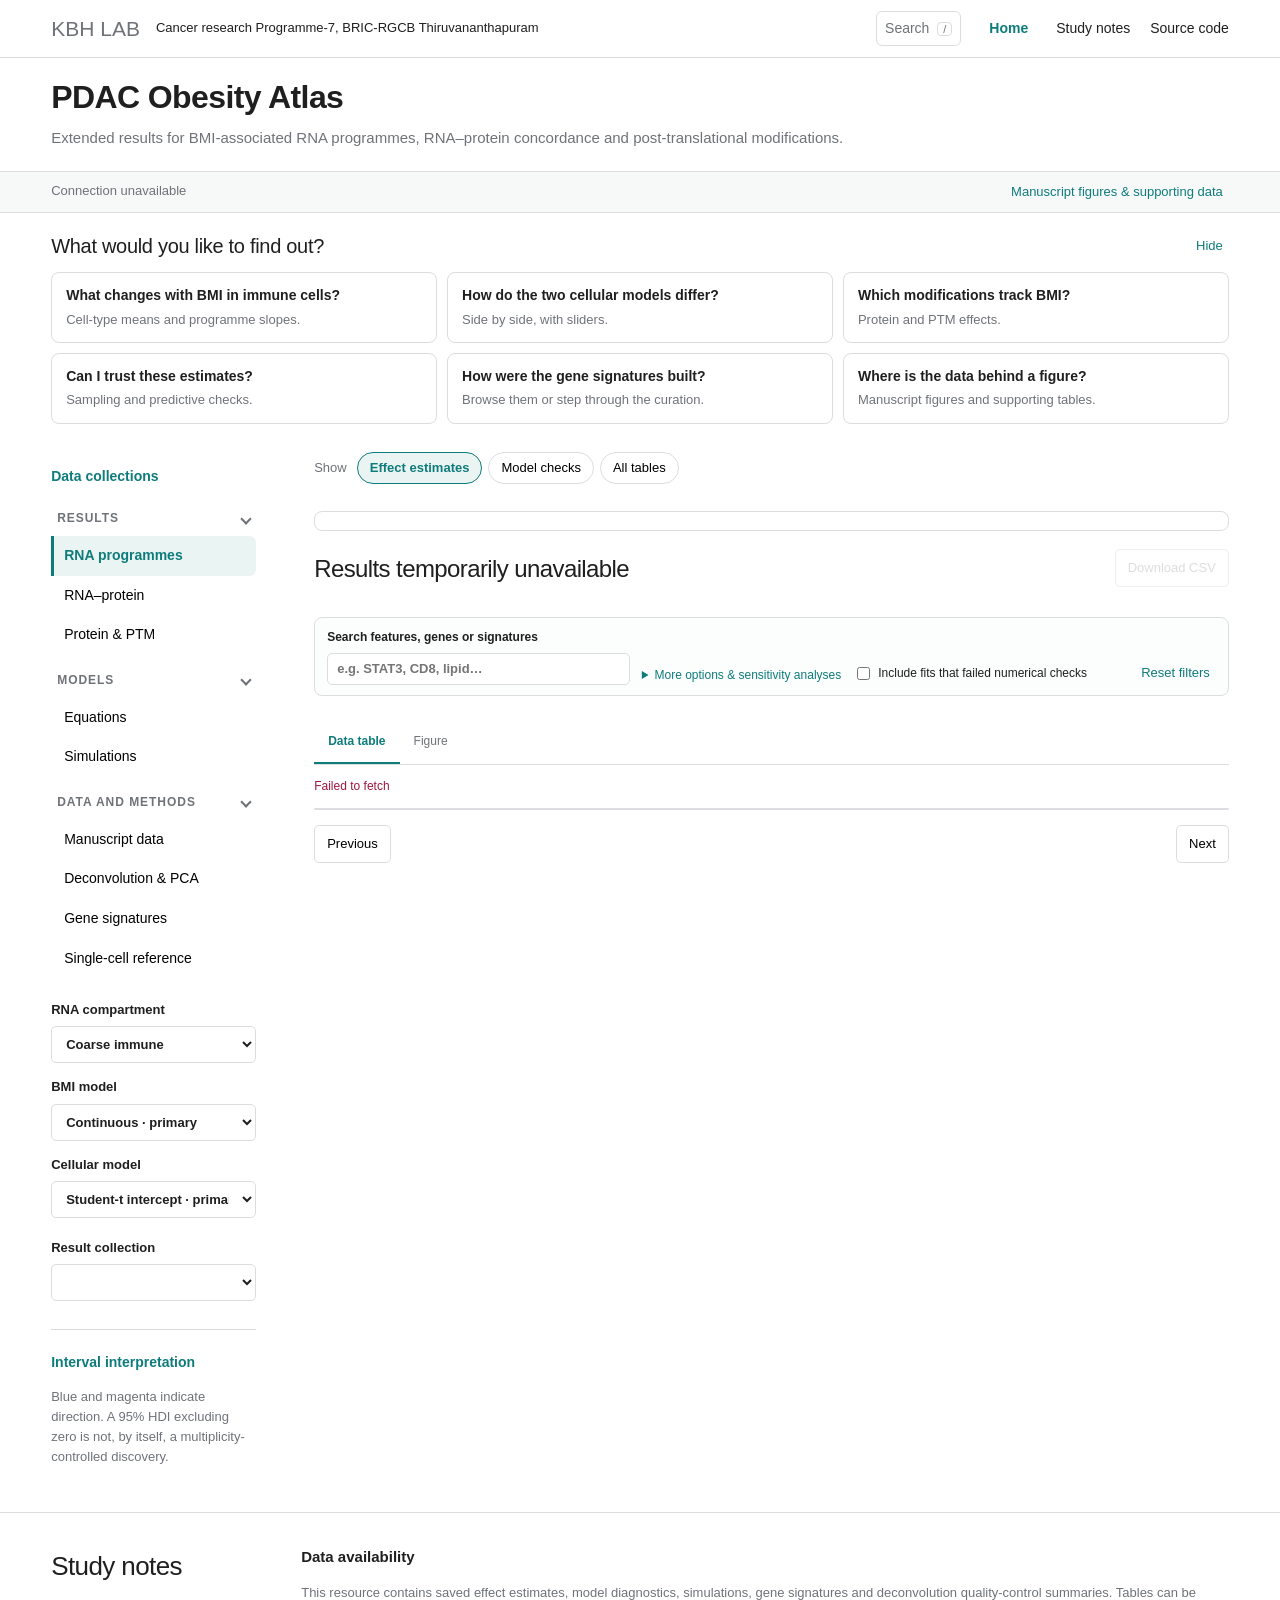
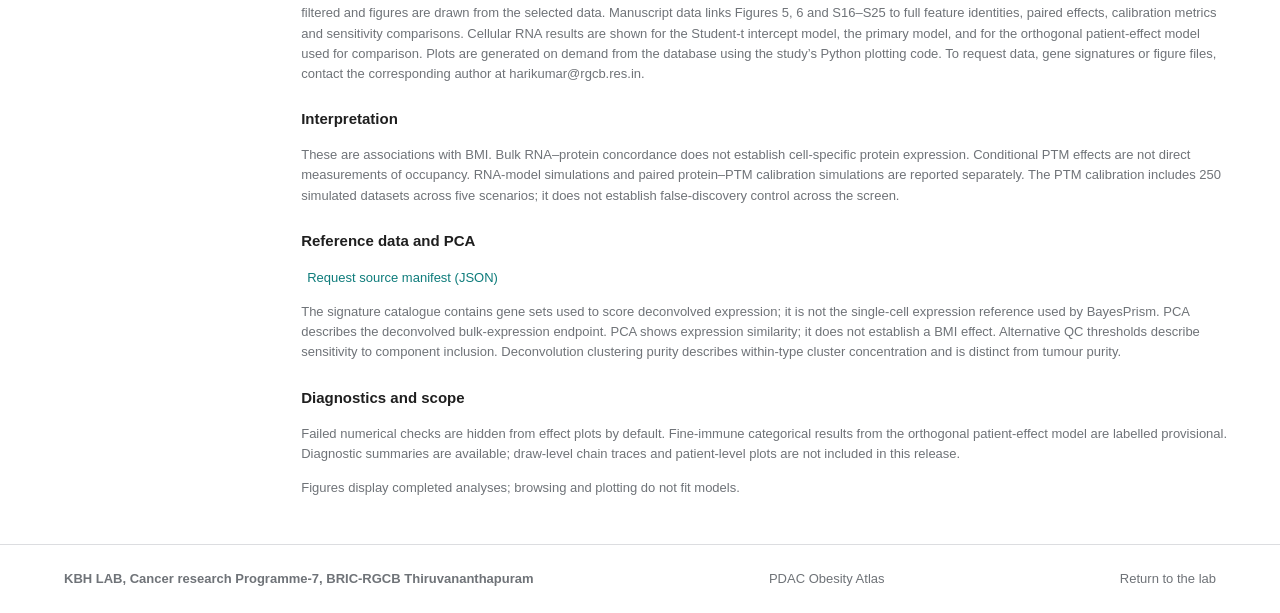
<file: web/index.html>
<!doctype html>
<html lang="en">
<head>
<meta charset="utf-8"><meta name="viewport" content="width=device-width,initial-scale=1">
<title>PDAC Obesity Atlas · KBH Lab</title>
<meta name="description" content="Explore extended RNA, protein and PTM results, model diagnostics and simulations from the KBH Lab PDAC obesity study.">
<meta name="theme-color" content="#0E7C7B">
<link rel="stylesheet" href="./style.css?v=nav-3">
<link rel="stylesheet" href="./explainers.css?v=light-1">
<link rel="icon" href="data:image/svg+xml,%3Csvg xmlns='http://www.w3.org/2000/svg' viewBox='0 0 64 64'%3E%3Crect width='64' height='64' rx='16' fill='%230E7C7B'/%3E%3Cpath d='M17 45V19h12q18 0 18 13T29 45Z' fill='none' stroke='white' stroke-width='4'/%3E%3C/svg%3E">
<script type="module" src="./app.js?v=nav-2"></script>
</head>
<body>
<a class="skip" href="#workspace">Skip to results</a>
<header><a class="brand" href="https://kbh-lab-rgcb.github.io/"><strong class="brandmark">KBH LAB</strong><span>Cancer research Programme-7, BRIC-RGCB Thiruvananthapuram</span></a><nav aria-label="Site navigation"><button id="open-search" type="button" aria-label="Search the Atlas">Search <kbd>/</kbd></button><button id="home" type="button">Home</button><a href="#about">Study notes</a><a href="https://github.com/arunviswanathan91/models-obesity" target="_blank" rel="noopener">Source code</a></nav></header>
<section class="hero"><h1>PDAC Obesity Atlas</h1><p class="intro">Extended results for BMI-associated RNA programmes, RNA–protein concordance and post-translational modifications.</p></section>
<div class="collection-bar"><p id="connection">Connecting to results…</p><button id="manuscript-shortcut" class="text-button">Manuscript figures &amp; supporting data</button></div>
<section id="start-panel" class="start-panel" aria-label="Start with a question"><div class="start-head"><h2>What would you like to find out?</h2><button id="start-hide" type="button" class="text-button">Hide</button></div><div class="qgrid"><button type="button" data-q="bmi"><strong>What changes with BMI in immune cells?</strong><span>Cell-type means and programme slopes.</span></button><button type="button" data-q="models"><strong>How do the two cellular models differ?</strong><span>Side by side, with sliders.</span></button><button type="button" data-q="ptm"><strong>Which modifications track BMI?</strong><span>Protein and PTM effects.</span></button><button type="button" data-q="trust"><strong>Can I trust these estimates?</strong><span>Sampling and predictive checks.</span></button><button type="button" data-q="signatures"><strong>How were the gene signatures built?</strong><span>Browse them or step through the curation.</span></button><button type="button" data-q="manuscript"><strong>Where is the data behind a figure?</strong><span>Manuscript figures and supporting tables.</span></button></div></section>
<main id="workspace"><aside><p class="eyebrow">Data collections</p><div id="sections" aria-label="Data families"></div><div id="rna-navigation"><label>RNA compartment<select id="compartment"><option value="immune_coarse">Coarse immune</option><option value="immune_fine">Fine immune</option><option value="nonimmune">Non-immune</option></select></label><label>BMI model<select id="bmi-model"><option value="continuous">Continuous · primary</option><option value="categorical">Categorical · descriptive</option></select></label><label>Cellular model<select id="cellular-model"><option value="st">Student-t intercept · primary</option><option value="orth">Orthogonal patient-effect · comparison</option><option value="compare">Compare the two models</option></select></label></div><label id="collection-search-label" hidden>Find a collection<input id="collection-search" type="search" placeholder="e.g. predictive, coverage…"></label><label for="dataset" id="dataset-label">Result collection</label><select id="dataset" aria-label="Result collection"></select><p id="dataset-description" class="help"></p><div class="side-note"><span class="small-caps">Interval interpretation</span><p>Blue and magenta indicate direction. A 95% HDI excluding zero is not, by itself, a multiplicity-controlled discovery.</p></div></aside>
<section class="results" id="results"><div id="reference-views" aria-label="Deconvolution views" hidden><button type="button" data-collection="reference/pca_original">PCA</button><button type="button" data-collection="reference/theta_bmi">θ fractions and BMI</button></div><div class="mode-switch" role="tablist" aria-label="Show"><span class="mode-switch-label">Show</span><button role="tab" data-mode="biology" aria-selected="true" title="BMI effects for each signature and cell type">Effect estimates</button><button role="tab" data-mode="reliability" aria-selected="false" title="Convergence and predictive checks for each fit">Model checks</button><button role="tab" data-mode="advanced" aria-selected="false" title="Every collection, including simulations, reference data and sensitivity fits">All tables</button><p id="mode-help" class="mode-help"></p></div><div id="viewing" class="viewing" aria-live="polite"></div><div class="result-heading"><div><p class="eyebrow" id="section-label">Results</p><h2 id="dataset-title">Loading collections</h2></div><button id="download-json" class="secondary" hidden>Download signature JSON</button><button id="download" class="secondary" disabled>Download CSV</button></div><p id="analysis-explanation" class="explanation"></p><div id="notice" class="notice" hidden></div><div class="filter-card"><label class="search">Search features, genes or signatures<input id="search" type="search" placeholder="e.g. STAT3, CD8, lipid…" autocomplete="off"></label><div id="facets" class="facets"></div><details id="extra-options"><summary>More options & sensitivity analyses</summary><div id="extra-facets" class="facets"></div></details><p id="selection-summary" class="help"></p><div class="filter-bottom"><label class="check"><input id="include-failed" type="checkbox">Include fits that failed numerical checks</label><button id="reset" class="text-button">Reset filters</button></div></div>
<section id="theta-panel" hidden aria-label="Fraction associations"></section><section id="pca-panel" hidden><div class="pca-controls"><label>Compartment<select id="pca-compartment"><option value="immune_coarse">Coarse immune</option><option value="immune_fine">Fine immune</option><option value="nonimmune">Non-immune</option></select></label><label>Expression scaling<select id="pca-scaling"><option value="rownorm">Row-normalized</option><option value="raw">Raw</option></select></label></div><img id="pca-image" alt=""><p class="explanation">Each point represents a deconvolved expression profile, coloured by cell type. Nearby profiles have similar expression patterns. Row normalization reduces differences in overall expression magnitude. These are the original PCA results, displayed without recomputation.</p><button id="pca-download" class="secondary">Download PCA image</button></section><section id="explainer-panel" hidden aria-label="Equation explainers"></section><section id="signature-detail" class="signature-detail" hidden></section><section id="diagnostic-panel" aria-label="Diagnostic overview" hidden><h3 id="diagnostic-heading">Model reliability</h3><div id="diagnostic-cards" class="diagnostic-cards"></div><label id="diagnostic-metric-label">Diagnostic metric<select id="diagnostic-metric"></select></label><p id="diagnostic-explanation" class="help"></p><div id="diagnostic-chart"></div><button id="diagnostic-svg" class="secondary" hidden>Download diagnostic SVG</button><p id="chain-note" class="help">Chain counts are shown only where recorded. Trace and rank plots require saved draws and are not included here; ESS and R-hat cannot reconstruct them. <a href="https://mc-stan.org/learn-stan/diagnostics-warnings.html" target="_blank" rel="noopener">Diagnostic interpretation</a></p></section><div class="viewbar"><div role="tablist" aria-label="Result view"><button id="view-table" role="tab" aria-selected="true">Data table</button><button id="view-plot" role="tab" aria-selected="false">Figure</button></div><span id="result-count" aria-live="polite"></span></div>
<p id="status" role="status" aria-live="polite"></p>
<section id="table-panel" aria-label="Results table"><div class="table-wrap"><table><thead id="thead"></thead><tbody id="tbody"></tbody></table></div><div class="pagination"><button id="prev" class="secondary">Previous</button><span id="page-label"></span><button id="next" class="secondary">Next</button></div></section>
<section id="plot-panel" hidden aria-label="Figure builder"><div class="plot-controls"><label>Figure type<select id="plot-type"></select></label><label id="x-wrap">X variable<select id="plot-x"></select></label><label id="y-wrap">Y variable<select id="plot-y"></select></label><label>Maximum plotted rows<select id="plot-limit"><option>20</option><option>40</option><option>60</option></select></label><button id="draw" class="primary" hidden>Retry figure</button><button id="cancel-plot" class="text-button" hidden>Discard pending figure</button></div><p id="plot-help" class="help">Figures update automatically when you change the selection or plotting options.</p><div id="figure-container"><div class="plot-empty"><h3>Figure preview</h3><p>Select a figure type to preview the filtered results automatically.</p></div></div><div class="plot-downloads"><button id="svg" class="secondary" disabled>Download SVG</button><button id="png" class="secondary" disabled>Download PNG</button></div><p id="plot-caption" class="help"></p></section>
</section></main>
<section id="about" class="about"><div><h2>Study notes</h2></div><div><h3>Data availability</h3><p>This resource contains saved effect estimates, model diagnostics, simulations, gene signatures and deconvolution quality-control summaries. Tables can be filtered and figures are drawn from the selected data. Manuscript data links Figures 5, 6 and S16–S25 to full feature identities, paired effects, calibration metrics and sensitivity comparisons. Cellular RNA results are shown for the Student-t intercept model, the primary model, and for the orthogonal patient-effect model used for comparison. Plots are generated on demand from the database using the study’s Python plotting code. To request data, gene signatures or figure files, contact the corresponding author at <a href="mailto:harikumar@rgcb.res.in">harikumar@rgcb.res.in</a>.</p><h3>Interpretation</h3><p>These are associations with BMI. Bulk RNA–protein concordance does not establish cell-specific protein expression. Conditional PTM effects are not direct measurements of occupancy. RNA-model simulations and paired protein–PTM calibration simulations are reported separately. The PTM calibration includes 250 simulated datasets across five scenarios; it does not establish false-discovery control across the screen.</p><h3>Reference data and PCA</h3><p><button id="manifest-download" class="text-button">Request source manifest (JSON)</button></p><p>The signature catalogue contains gene sets used to score deconvolved expression; it is not the single-cell expression reference used by BayesPrism. PCA describes the deconvolved bulk-expression endpoint. PCA shows expression similarity; it does not establish a BMI effect. Alternative QC thresholds describe sensitivity to component inclusion. Deconvolution clustering purity describes within-type cluster concentration and is distinct from tumour purity.</p><h3>Diagnostics and scope</h3><p>Failed numerical checks are hidden from effect plots by default. Fine-immune categorical results from the orthogonal patient-effect model are labelled provisional. Diagnostic summaries are available; draw-level chain traces and patient-level plots are not included in this release.</p><p class="help">Figures display completed analyses; browsing and plotting do not fit models.</p></div></section>
<footer><strong>KBH LAB, Cancer research Programme-7, BRIC-RGCB Thiruvananthapuram</strong><span>PDAC Obesity Atlas</span><a href="https://kbh-lab-rgcb.github.io/">Return to the lab</a></footer>
<dialog id="download-contact" aria-labelledby="download-contact-title"><h2 id="download-contact-title">Request data or figures</h2><p>To request data, gene signatures or figure files, please contact the corresponding author:</p><p><strong>Dr. Harikumar K. B.</strong><br><a href="mailto:harikumar@rgcb.res.in">harikumar@rgcb.res.in</a></p><button id="download-contact-close" class="primary">Close</button></dialog></body></html>
</file>
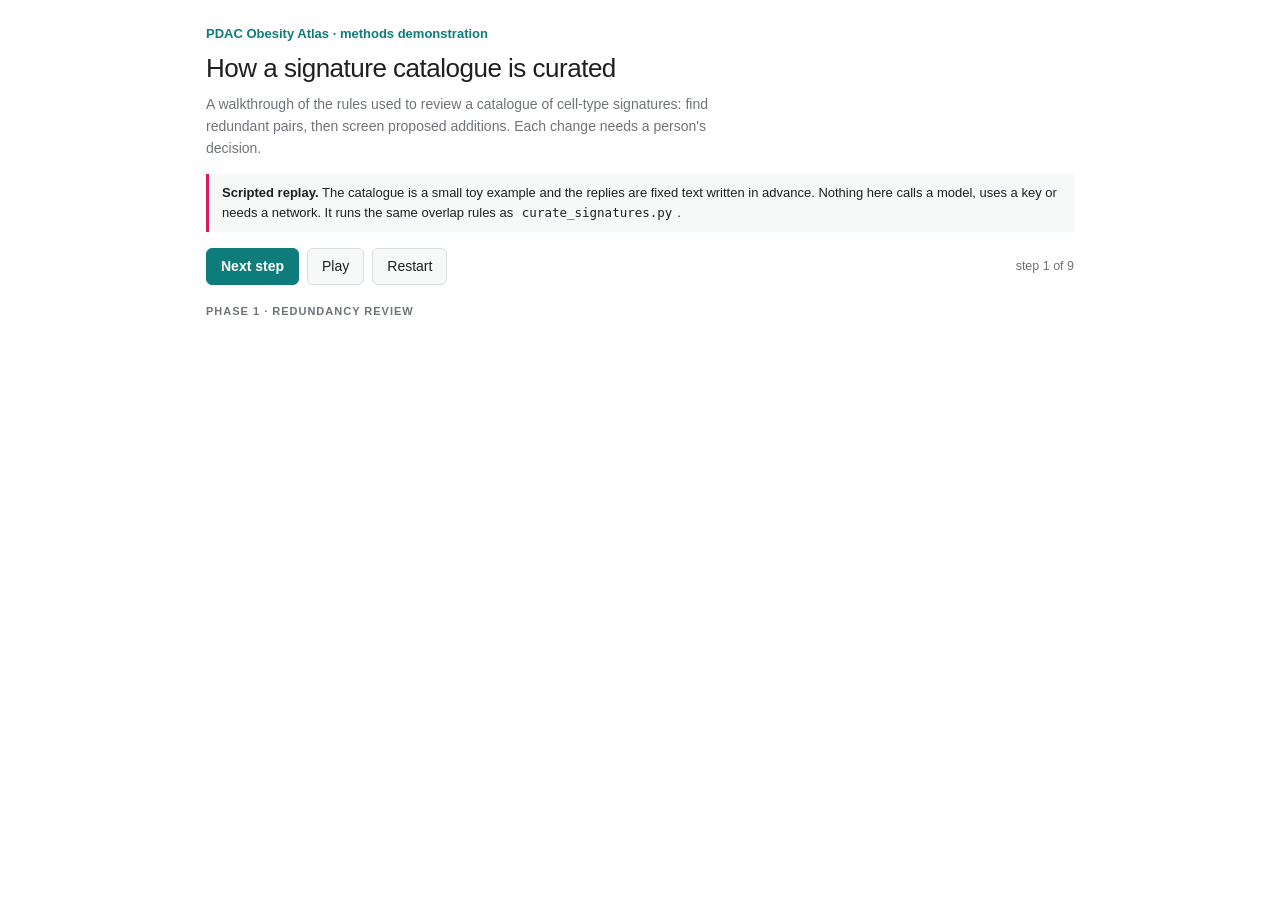
<file: analysis/signatures/demo/signature_curation_walkthrough.html>
<!doctype html>
<html lang="en"><head><meta charset="utf-8"><meta name="viewport" content="width=device-width,initial-scale=1">
<title>Signature curation walkthrough</title>
<style>
:root{--blue:#2C5AA0;--magenta:#D81B60;--teal:#0E7C7B;--ink:#1F1F1F;--grey:#6F7378;--line:#DCDDE0;--paper:#f7f8f8;--soft:#eaf4f3;--page:#fff}
@media(prefers-color-scheme:dark){:root{--blue:#7FA6DC;--magenta:#F2779F;--teal:#4FC3BE;--ink:#E7ECEC;--grey:#9AA4A6;--line:#2A3338;--paper:#161C1F;--soft:#15302F;--page:#10161A}}
*{box-sizing:border-box}body{margin:0;background:var(--page);color:var(--ink);font:14px/1.55 Arial,'Liberation Sans',sans-serif}
.wrap{max-width:900px;margin:0 auto;padding:24px 16px 48px}
h1{font-size:26px;font-weight:500;margin:4px 0 6px;letter-spacing:-.5px}.eyebrow{color:var(--teal);font-weight:700;font-size:13px;margin:0}
.lede{color:var(--grey);max-width:68ch;margin:0 0 14px}
.banner{border-left:3px solid var(--magenta);background:var(--paper);padding:9px 13px;margin:0 0 16px;font-size:13px}
.bar{display:flex;gap:8px;flex-wrap:wrap;align-items:center;margin:0 0 16px}
button{font:inherit;cursor:pointer;border:1px solid var(--line);background:var(--paper);color:var(--ink);border-radius:6px;padding:7px 14px}
button.primary{background:var(--teal);border-color:var(--teal);color:#fff;font-weight:600}button:disabled{opacity:.45;cursor:default}
button:focus-visible{outline:3px solid var(--teal);outline-offset:2px}
.count{color:var(--grey);font-size:12.5px;margin-left:auto}
.ev{border:1px solid var(--line);border-radius:8px;padding:14px 16px;margin:0 0 12px;background:var(--paper);animation:in .35s ease}
@keyframes in{from{opacity:0;transform:translateY(6px)}to{opacity:1;transform:none}}
@media(prefers-reduced-motion:reduce){.ev{animation:none}}
.ev h3{margin:0 0 8px;font-size:15px;font-weight:600}.ev h3 small{color:var(--grey);font-weight:400}
.phase{font-size:11px;font-weight:700;letter-spacing:1px;text-transform:uppercase;color:var(--grey);margin:18px 0 8px}
.chips{display:flex;flex-wrap:wrap;gap:5px;margin:4px 0 8px}.row{display:grid;grid-template-columns:150px 1fr;gap:8px;margin:5px 0;align-items:start}
.row b{font-size:12px;color:var(--grey);font-weight:600}
.chip{border-radius:4px;padding:1px 7px;font-size:12px;border:1px solid var(--line);background:var(--page)}
.chip.sh{background:var(--teal);border-color:var(--teal);color:#fff}.chip.un{border-color:var(--blue);color:var(--blue)}
.meter{position:relative;height:12px;background:var(--line);border-radius:6px;margin:8px 0 4px}
.meter i{position:absolute;left:0;top:0;bottom:0;border-radius:6px;background:var(--blue)}.meter i.bad{background:var(--magenta)}
.meter u{position:absolute;top:-4px;bottom:-4px;width:2px;background:var(--ink)}
.cap{font-size:12px;color:var(--grey)}
.say{border-left:3px solid var(--grey);padding:4px 10px;margin:8px 0;color:var(--grey);font-size:13px}
.say em{font-style:normal;font-size:11px;font-weight:700;letter-spacing:.8px;text-transform:uppercase;display:block}
.out{font-weight:600}.out.ok{color:var(--teal)}.out.no{color:var(--magenta)}
.final{border-top:1px solid var(--line);padding-top:12px;margin-top:14px}
code{background:var(--paper);padding:1px 5px;border-radius:4px;font-size:12.5px}
@media(max-width:560px){.row{grid-template-columns:1fr}}
</style></head><body><div class="wrap">
<p class="eyebrow">PDAC Obesity Atlas · methods demonstration</p>
<h1>How a signature catalogue is curated</h1>
<p class="lede">A walkthrough of the rules used to review a catalogue of cell-type signatures: find redundant pairs, then screen proposed additions. Each change needs a person's decision.</p>
<div class="banner"><strong>Scripted replay.</strong> The catalogue is a small toy example and the replies are fixed text written in advance. Nothing here calls a model, uses a key or needs a network. It runs the same overlap rules as <code>curate_signatures.py</code>.</div>
<div class="bar"><button class="primary" id="step">Next step</button><button id="play">Play</button><button id="reset">Restart</button><span class="count" id="count"></span></div>
<div id="log"></div></div>
<script>
const RUN = {
  "_note": "Toy catalogue and scripted replies for the demonstration only. Gene lists are illustrative, not the manuscript catalogue. No model is called: every 'recommendation' and 'suggestion' below is fixed text.",
  "catalogue": {
    "TAM": {
      "Lipid_Processing":  ["APOE","LPL","FABP4","CD36","PLIN2","LIPA","TREM2","APOC1"],
      "Lipid_Metabolism":  ["APOE","LPL","FABP4","CD36","PLIN2","ABCA1","SCARB1"],
      "Iron_Handling":     ["HMOX1","FTL","FTH1","SLC40A1","CD163","TFRC","NCOA4","FLVCR1","BLVRB","SLC11A1"],
      "M2_Polarization":   ["MRC1","CD163","IL10","ARG1","TGFB1","CCL18","MSR1","STAB1"]
    },
    "CD8+ T cells": {
      "Costimulation":          ["CD28","ICOS","TNFRSF9","TNFRSF4","CD27"],
      "Costimulatory_Activity": ["CD28","ICOS","TNFRSF9","CD226","CD27","CD2"],
      "Exhaustion":             ["PDCD1","HAVCR2","LAG3","TIGIT","TOX","CTLA4","ENTPD1","CXCL13"]
    }
  },
  "dedup_replies": [
    {"cell_type":"TAM","sig1":"Lipid_Processing","sig2":"Lipid_Metabolism","choice":4,
     "reasoning":"Both describe lipid-laden macrophages; most genes are shared, so one merged signature is cleaner."},
    {"cell_type":"CD8+ T cells","sig1":"Costimulation","sig2":"Costimulatory_Activity","choice":4,
     "reasoning":"Near-identical biology under two names."}
  ],
  "dedup_decisions": {"TAM|Lipid_Processing|Lipid_Metabolism":4, "CD8+ T cells|Costimulation|Costimulatory_Activity":1},
  "suggestions": {
    "TAM": [
      {"name":"Hypoxic_Adaptation","genes":["HIF1A","VEGFA","SLC2A1","BNIP3","LDHA","PGK1","ENO1","HMOX1","FTL","ANGPTL4"],"rationale":"Hypoxia-driven programme in tumour macrophages."},
      {"name":"Foam_Cell_Lipid","genes":["APOE","LPL","FABP5","LIPA","PLIN2","NPC2","CTSD","GPNMB","SPP1","ACP5"],"rationale":"Lipid-laden state."}
    ],
    "CD8+ T cells": [
      {"name":"Metabolic_Stress","genes":["HIF1A","PPARGC1A","SLC2A1","LDHA","CPT1A","ACADVL","GLUT3","MTOR","SIRT1","FOXO1"],"rationale":"Nutrient-stress state of exhausted T cells."},
      {"name":"Cytokine_Response","genes":["PDCD1","IFNG","TNF","IL2","GZMB","PRF1"],"rationale":"Short list, shown only to illustrate the length rule."}
    ]
  },
  "suggestion_decisions": {"TAM|Hypoxic_Adaptation":"y","TAM|Foam_Cell_Lipid":"y","CD8+ T cells|Metabolic_Stress":"y","CD8+ T cells|Cytokine_Response":"n"}
}
;
const DEDUP = 0.50, NEWSIG = 0.20;
const up = g => new Set(g.map(x => String(x).toUpperCase()));
const ov = (a, b) => (!a.size || !b.size) ? 0 : [...a].filter(x => b.has(x)).length / Math.min(a.size, b.size);
const el = (t, c, h) => { const e = document.createElement(t); if (c) e.className = c; if (h != null) e.innerHTML = h; return e; };
const chips = (genes, cls) => genes.length ? `<span class="chips">${genes.map(g => `<span class="chip ${cls}">${g}</span>`).join('')}</span>` : '<span class="cap">none, so this is a subset</span>';
const pct = x => (x * 100).toFixed(0) + '%';
const meter = (v, lim, bad) => `<div class="meter"><i class="${bad ? 'bad' : ''}" style="width:${Math.min(100, v * 100)}%"></i><u style="left:${lim * 100}%"></u></div><div class="cap">overlap coefficient ${v.toFixed(2)} · limit ${lim.toFixed(2)}</div>`;

// build the whole run once, as a list of events, using the same rules as the Python replay
function build() {
  const cat = JSON.parse(JSON.stringify(RUN.catalogue)), ev = [], log = [];
  const before = Object.values(cat).reduce((n, s) => n + Object.keys(s).length, 0);
  ev.push({ phase: 'Phase 1 · redundancy review' });
  const pairs = [];
  for (const [cell, sigs] of Object.entries(cat)) { const n = Object.keys(sigs);
    n.forEach((s1, i) => n.slice(i + 1).forEach(s2 => { const g1 = up(sigs[s1]), g2 = up(sigs[s2]), o = ov(g1, g2); if (o > DEDUP) pairs.push({ cell, s1, s2, g1, g2, o }); })); }
  pairs.forEach((p, i) => {
    if (!cat[p.cell][p.s1] || !cat[p.cell][p.s2]) return;
    const r = RUN.dedup_replies.find(x => x.cell_type === p.cell && x.sig1 === p.s1 && x.sig2 === p.s2) || { choice: 3, reasoning: '' };
    const d = RUN.dedup_decisions[`${p.cell}|${p.s1}|${p.s2}`];
    const sh = [...p.g1].filter(x => p.g2.has(x)).sort(), u1 = [...p.g1].filter(x => !p.g2.has(x)).sort(), u2 = [...p.g2].filter(x => !p.g1.has(x)).sort();
    const names = { 1: `kept ${p.s1}, deleted ${p.s2}`, 2: `kept ${p.s2}, deleted ${p.s1}`, 3: 'kept both', 4: `merged into ${p.s1}`, 5: `merged into ${p.s2}` };
    if (d === 1) delete cat[p.cell][p.s2]; if (d === 2) delete cat[p.cell][p.s1];
    if (d === 4) { cat[p.cell][p.s1] = [...new Set([...p.g1, ...p.g2])].sort(); delete cat[p.cell][p.s2]; }
    if (d === 5) { cat[p.cell][p.s2] = [...new Set([...p.g1, ...p.g2])].sort(); delete cat[p.cell][p.s1]; }
    log.push(`${p.cell}: ${names[d]}`);
    ev.push({ html: `<h3>${p.cell}: ${p.s1} and ${p.s2} <small>pair ${i + 1} of ${pairs.length}</small></h3>
      ${meter(p.o, DEDUP, p.o > DEDUP)}
      <div class="row"><b>shared (${sh.length})</b>${chips(sh, 'sh')}</div>
      <div class="row"><b>only in ${p.s1} (${u1.length})</b>${chips(u1, 'un')}</div>
      <div class="row"><b>only in ${p.s2} (${u2.length})</b>${chips(u2, 'un')}</div>
      <div class="say"><em>Scripted reply, no model called</em>Choice ${r.choice}. ${r.reasoning}</div>
      <div class="say"><em>Scripted decision by the person</em>Choice ${d}: ${names[d]}</div>` });
  });
  ev.push({ phase: 'Phase 2 · missing-signature discovery' });
  for (const cell of Object.keys(cat)) for (const s of (RUN.suggestions[cell] || [])) {
    if (cat[cell][s.name]) continue;
    const g = [...s.genes].sort(), nw = up(g);
    const worstOf = Object.entries(cat[cell]).map(([k, v]) => [k, ov(nw, up(v))]).sort((a, b) => b[1] - a[1])[0];
    const w = worstOf[1], rej = w > NEWSIG, d = RUN.suggestion_decisions[`${cell}|${s.name}`] || 'n';
    let tail;
    if (rej) tail = `<div class="out no">Rejected automatically. It overlaps ${worstOf[0]} too much, so the person never sees it.</div>`;
    else { if (d === 'y') cat[cell][s.name] = g; log.push(d === 'y' ? `${cell}: added ${s.name}` : null);
      tail = `<div class="say"><em>Scripted decision by the person</em>${d === 'y' ? 'Add it.' : 'Do not add it.'}</div>` +
        (g.length < 8 || g.length > 12 ? `<div class="cap">Only ${g.length} genes. The 8–12 range is part of the request text; the script does not check it.</div>` : '') +
        `<div class="out ${d === 'y' ? 'ok' : 'no'}">${d === 'y' ? 'Added to the catalogue' : 'Not added'}</div>`; }
    ev.push({ html: `<h3>${cell}: proposed “${s.name}” <small>${g.length} genes</small></h3>${chips(g, 'un')}
      ${meter(w, NEWSIG, rej)}<div class="cap">highest overlap is with ${worstOf[0]}. A value exactly equal to the limit passes.</div>
      <div class="say"><em>Scripted text, no model called</em>${s.rationale}</div>${tail}` });
  }
  const after = Object.values(cat).reduce((n, s) => n + Object.keys(s).length, 0);
  ev.push({ html: `<h3>Result</h3><p>${before} signatures before, ${after} after.</p><ul>${log.filter(Boolean).map(l => `<li>${l}</li>`).join('')}</ul>
    <div class="final cap">The frozen manuscript catalogue was not rebuilt from a run like this. See <code>analysis/signatures/provenance.json</code>.</div>` });
  return ev;
}
const EV = build(); let i = 0, timer = null;
const logEl = document.getElementById('log'), step = document.getElementById('step'), play = document.getElementById('play'), count = document.getElementById('count');
function next() { if (i >= EV.length) { stop(); return; } const e = EV[i++];
  logEl.append(e.phase ? el('div', 'phase', e.phase) : el('div', 'ev', e.html));
  const last = logEl.lastElementChild; last.scrollIntoView({ block: 'nearest', behavior: matchMedia('(prefers-reduced-motion:reduce)').matches ? 'auto' : 'smooth' });
  count.textContent = `step ${i} of ${EV.length}`; step.disabled = i >= EV.length; if (i >= EV.length) stop(); }
function stop() { clearInterval(timer); timer = null; play.textContent = 'Play'; }
step.onclick = next;
play.onclick = () => { if (timer) { stop(); return; } if (i >= EV.length) return; play.textContent = 'Pause'; next(); timer = setInterval(next, 1600); };
document.getElementById('reset').onclick = () => { stop(); logEl.replaceChildren(); i = 0; step.disabled = false; count.textContent = ''; next(); };
next();
</script></body></html>
</file>
<file: web/style.css>
:root{--blue:#2C5AA0;--magenta:#D81B60;--teal:#0E7C7B;--ink:#1F1F1F;--grey:#6F7378;--line:#DCDDE0;--paper:#f7f8f8;--soft:#eaf4f3;--sans:Arial,'Liberation Sans',sans-serif}*{box-sizing:border-box}body{margin:0;background:white;color:var(--ink);font:14px/1.55 var(--sans)}a{color:inherit;text-decoration:none}a:hover{color:var(--teal)}button,input,select{font:inherit}button,select{cursor:pointer}button{transition:background .15s,transform .15s}button:active{transform:translateY(1px)}button:disabled{opacity:.45;cursor:not-allowed}button:focus-visible,a:focus-visible,input:focus-visible,select:focus-visible{outline:3px solid #A9BEDF;outline-offset:3px}header{height:92px;max-width:1480px;margin:auto;padding:20px 5%;display:flex;align-items:center;justify-content:space-between;border-bottom:1px solid var(--line)}.brand{display:flex;gap:17px;align-items:center;font-size:12px;line-height:1.4}.brand strong{font-weight:400;color:var(--grey)}.brandmark{font-size:25px;line-height:1;font-weight:800;letter-spacing:-1px;color:var(--teal);border-right:1px solid var(--line);padding-right:18px}.brandmark span{display:block;letter-spacing:5px;font-size:10px;margin-top:6px}nav{display:flex;gap:28px;font-size:12px}.hero{max-width:1480px;margin:auto;padding:64px 5% 50px;display:grid;grid-template-columns:1.5fr 1fr;gap:40px;align-items:center}.eyebrow,.small-caps{font-size:10px;font-weight:700;letter-spacing:1.8px;color:var(--teal)}h1{font-size:clamp(32px,4.2vw,60px);letter-spacing:-2.5px;line-height:1.12;margin:18px 0}h1 span{display:block;font-weight:400}.intro{font-size:16px;color:var(--grey);line-height:1.8}.collection-bar{background:var(--paper);border-top:1px solid var(--line);border-bottom:1px solid var(--line);padding:11px 5%;display:flex;justify-content:space-between;font-size:11px;color:var(--grey)}.collection-bar p{margin:0}main{max-width:1480px;margin:0 auto;display:grid;grid-template-columns:260px minmax(0,1fr);padding:0 5%}aside{padding:32px 24px 32px 0;border-right:1px solid var(--line)}#sections{display:grid;gap:6px;margin:20px 0 26px}#sections button{border:0;background:transparent;padding:12px;text-align:left;border-radius:6px;display:flex;align-items:center;gap:10px}#sections button .num{font-size:10px;color:var(--grey);width:20px}#sections button[aria-selected=true]{background:var(--soft);color:var(--teal);font-weight:700}#sections button:hover{background:var(--paper)}label{display:block;font-size:11px;font-weight:600}select,input[type=search]{border:1px solid var(--line);background:#fff;padding:9px 10px;border-radius:5px;color:var(--ink);width:100%;margin-top:6px;min-width:0}aside select{font-size:12px}.help{font-size:11px;color:var(--grey);line-height:1.8}.side-note{border-top:1px solid var(--line);margin-top:28px;padding-top:22px;font-size:11px;color:var(--grey)}.results{padding:32px 0 45px 30px;min-width:0}.result-heading{display:flex;align-items:center;justify-content:space-between;gap:15px;margin-bottom:25px}h2{font-size:24px;letter-spacing:-.6px;font-weight:500;margin:5px 0}h3{font-size:15px;font-weight:600}.secondary{border:1px solid var(--line);background:white;border-radius:5px;padding:8px 12px;font-size:11px;white-space:nowrap}.secondary:hover{background:var(--paper)}.primary{background:var(--teal);color:white;border:0;border-radius:5px;padding:10px 16px;font-size:12px;white-space:nowrap}.primary:hover{background:#096765}.filter-card{padding:17px;border:1px solid var(--line);border-radius:8px;background:#fcfdfd}.facets{display:grid;grid-template-columns:repeat(auto-fit,minmax(145px,1fr));gap:12px;margin-top:14px}.facets select{font-size:11px}.filter-bottom{display:flex;align-items:center;justify-content:space-between;gap:10px;margin-top:12px}.check{display:flex;align-items:center;font-weight:400;font-size:10px;gap:5px}.text-button{border:0;background:none;color:var(--teal);font-size:11px}.viewbar{display:flex;justify-content:space-between;align-items:center;border-bottom:1px solid var(--line);margin-top:24px;gap:10px}.viewbar button{background:none;border:0;border-bottom:2px solid transparent;padding:12px 14px;color:var(--grey);font-size:12px}.viewbar button[aria-selected=true]{border-color:var(--teal);color:var(--teal);font-weight:600}#result-count{font-size:10px;color:var(--grey)}#status{font-size:12px;color:var(--teal);min-height:18px}#status.error{color:#a01740}.table-wrap{overflow:auto;max-height:650px;border:1px solid var(--line);border-radius:5px}table{border-collapse:collapse;width:100%;font-size:11px;text-align:left}th{background:var(--paper);font-size:10px;font-weight:600;padding:11px 12px;white-space:nowrap;position:sticky;top:0;z-index:1}td{padding:10px 12px;border-top:1px solid #eef0f0;max-width:320px;min-width:80px;overflow-wrap:anywhere}tbody tr:hover{background:#f3f9f8}.flag{color:var(--magenta);font-weight:600}.pagination{display:flex;justify-content:space-between;align-items:center;margin-top:15px;font-size:11px;color:var(--grey)}.notice{border-left:3px solid var(--magenta);padding:10px 14px;background:#fff5f8;font-size:12px;margin-bottom:18px}.plot-controls{display:flex;gap:12px;align-items:end;flex-wrap:wrap}.plot-controls label{flex:1;min-width:130px}.plot-controls select{font-size:11px}.plot-controls button{margin-bottom:1px}.plot-empty{min-height:280px;display:flex;align-items:center;justify-content:center;flex-direction:column;color:var(--grey);background:var(--paper);border:1px dashed var(--line);border-radius:7px;padding:30px;text-align:center}.plot-empty span{font-size:36px;color:var(--teal);font-weight:200}.plot-empty p{font-size:12px}.plot-empty h3{margin:10px 0 0}.plot-downloads{display:flex;gap:8px;margin-top:15px}#figure-container{overflow:auto;background:white;padding:15px 0}#figure-container img{display:block;width:100%;height:auto;max-height:1000px;object-fit:contain;object-position:left top}.about{border-top:1px solid var(--line);padding:65px 5%;display:grid;grid-template-columns:1fr 1.5fr;gap:80px;max-width:1480px;margin:auto}.about h2{font-size:33px;line-height:1.3}.about h2 span{color:var(--teal)}.about p{color:var(--grey);font-size:12px}.about h3{margin-top:23px}.about h3:first-child{margin-top:0}footer{border-top:1px solid var(--line);padding:24px 5%;display:flex;justify-content:space-between;color:var(--grey);font-size:11px}.skip{position:absolute;top:-80px;left:10px;background:white;padding:10px;z-index:10}.skip:focus{top:10px}[hidden]{display:none!important}@media(max-width:950px){main{grid-template-columns:210px 1fr}.hero{gap:20px}.results{padding-left:20px}.result-heading{align-items:flex-start}.result-heading h2{font-size:20px}}@media(max-width:700px){header{height:75px;padding:14px 5%}nav{gap:14px;font-size:10px}.brand>span:nth-child(2){display:none}.hero{padding-top:36px;grid-template-columns:1fr}h1{letter-spacing:-1.5px}.intro{font-size:14px}.collection-bar>span{display:none}main{display:block}aside{border-right:0;padding:24px 0 20px;border-bottom:1px solid var(--line)}#sections{grid-template-columns:1fr 1fr;gap:4px;margin:10px 0 18px}#sections button{font-size:12px}.side-note{display:none}.results{padding:24px 0}.result-heading{gap:8px}.result-heading h2{font-size:21px}.facets{grid-template-columns:1fr 1fr}.viewbar{align-items:flex-start}#result-count{padding:12px 0}.about{grid-template-columns:1fr;gap:25px;padding:35px 5%}.about h2{font-size:28px}.filter-bottom{align-items:flex-start}.plot-controls{gap:10px}.plot-controls label{min-width:120px}.plot-controls .primary{width:100%}footer{gap:15px;flex-wrap:wrap}.table-wrap{max-height:500px}}

/* Guided navigation keeps the complete archive one click away. */
.hero{padding-top:30px;padding-bottom:26px}h1{font-size:42px;margin:10px 0}.intro{font-size:14px}.journey{max-width:1480px;margin:auto;padding:24px 5% 4px}.mode-tabs{display:grid;grid-template-columns:repeat(3,1fr);gap:12px}.mode-tabs button{background:white;border:1px solid var(--line);border-radius:8px;text-align:left;padding:15px 18px}.mode-tabs button strong{display:block;font-size:14px}.mode-tabs button span{display:block;font-size:11px;color:var(--grey);margin-top:3px}.mode-tabs button[aria-selected=true]{border-color:var(--teal);background:var(--soft);box-shadow:inset 0 3px var(--teal)}#rna-navigation{display:grid;gap:14px;margin-bottom:20px}#collection-search-label{margin-bottom:14px}#extra-options{border-top:1px solid var(--line);margin-top:16px;padding-top:12px}summary{cursor:pointer;color:var(--teal);font-size:12px}#selection-summary{margin:10px 0 0}#diagnostic-panel{border:1px solid var(--line);border-radius:8px;padding:20px;margin-top:20px;background:#fcfdfd}.diagnostic-cards{display:grid;grid-template-columns:repeat(auto-fit,minmax(130px,1fr));gap:10px;margin:14px 0}.metric-card{padding:12px;border:1px solid var(--line);border-radius:6px;background:white}.metric-card strong{display:block;font-size:22px;font-weight:500}.metric-card span{font-size:11px;color:var(--grey)}.metric-card.review{border-left:3px solid var(--magenta)}#diagnostic-metric-label{max-width:360px;margin-top:18px}#diagnostic-chart{max-height:540px;overflow:auto;margin:14px 0}#diagnostic-chart svg{width:100%;min-width:500px;display:block}#chain-note{border-top:1px solid var(--line);padding-top:12px}.catalog-empty{color:var(--grey)}@media(max-width:700px){.mode-tabs{gap:6px}.mode-tabs button{padding:10px}.mode-tabs button strong{font-size:12px}.mode-tabs button span{font-size:10px}.hero{padding-top:25px}h1{font-size:34px}.journey{padding-top:18px}#diagnostic-panel{padding:12px}}


/* Compact header, readable labels and the original restrained study palette. */
header{height:58px;padding:10px 4%;position:relative}.brandmark{font-size:21px;letter-spacing:0;border:0;padding:0}.brand{font-size:13px;gap:16px}nav{font-size:14px;gap:20px;align-items:center}nav button{border:0;background:none;color:var(--teal);padding:6px 8px;font-size:14px;font-weight:600}
.hero{display:block;padding:22px 4% 20px}.hero h1{font-size:32px;letter-spacing:-.6px;margin:0 0 8px}.intro{font-size:15px;margin:0;max-width:960px}.eyebrow,.small-caps{font-size:14px;letter-spacing:0;text-transform:none}.collection-bar{padding:9px 4%;font-size:13px}.collection-bar>span{display:none}.journey{padding:20px 4% 4px}.mode-tabs button{border-radius:6px;border-top:3px solid var(--teal)}.mode-tabs button:nth-child(2){border-top-color:var(--blue)}.mode-tabs button:nth-child(3){border-top-color:var(--magenta)}.mode-tabs button strong{font-size:15px}.mode-tabs button span{display:none}.mode-tabs button[aria-selected=true]{box-shadow:none;background:var(--soft)}
main{padding:0 4%;grid-template-columns:250px minmax(0,1fr)}aside{padding-top:24px}.results{padding-top:24px}#sections button{border-left:3px solid var(--teal);border-radius:4px;font-size:14px;padding:10px 12px}#sections button:nth-child(2){border-color:var(--blue)}#sections button:nth-child(3){border-color:var(--magenta)}#sections button .num{display:none}.result-heading{flex-wrap:wrap}.result-heading>div{flex:1;min-width:230px}h2{font-size:24px}label,.help,.secondary,.primary,.text-button,.facets select,.plot-controls select,aside select,summary{font-size:13px}.help{line-height:1.65}.eyebrow#section-label,#selection-summary{display:none}.check,th,td,.pagination,#result-count,.side-note,.about p,footer{font-size:13px}#mode-help{margin-bottom:5px}.about{padding:32px 4%;gap:40px;grid-template-columns:210px 1fr}.about h2{font-size:26px}.table-wrap td.genes{min-width:350px;max-width:750px;line-height:1.8}#diagnostic-chart{max-height:none;overflow:auto}#diagnostic-chart svg{min-width:660px}.metric-card span{font-size:13px}.diagnostic-cards{grid-template-columns:repeat(auto-fit,minmax(160px,1fr))}.pca-controls{display:flex;gap:16px;flex-wrap:wrap;margin:16px 0}.pca-controls label{min-width:200px}#pca-panel img{display:block;width:100%;height:auto}#pca-panel{padding-top:8px}.explanation{margin:12px 0 18px;max-width:1000px;line-height:1.7;color:#50565c;font-size:14px}.signature-detail{margin:12px 0;padding:14px 18px;background:var(--paper);border-left:3px solid var(--teal)}.signature-detail p{overflow-wrap:anywhere}.plot-controls .text-button{padding:10px}.plot-empty{border-style:solid}.fade-in{animation:pageFade .16s ease-out}@keyframes pageFade{from{opacity:.55}to{opacity:1}}@media(prefers-reduced-motion:reduce){.fade-in{animation:none}*{scroll-behavior:auto!important;transition:none!important}}@media(max-width:760px){header{height:auto;min-height:54px;flex-wrap:wrap;gap:8px}.hero h1{font-size:28px}.hero{padding:18px 4%}.brand>span:nth-child(2){display:none}main{display:block}.results{padding:22px 0}.mode-tabs{gap:6px}.mode-tabs button{padding:10px}.mode-tabs button strong{font-size:13px}.about{display:block}.pca-controls label{min-width:140px;flex:1}}

#download-contact{max-width:460px;width:calc(100% - 48px);padding:28px;border:1px solid #d9e2e2;border-radius:10px;color:#202727;line-height:1.65}#download-contact::backdrop{background:rgba(16,33,33,.35)}#download-contact h2{font-size:22px;margin-top:0}#download-contact a{color:#157977}#download-contact-close{margin-top:12px}
.collection-bar{flex-wrap:wrap;gap:.5rem}

#reference-views:not([hidden]) {display:flex;flex-wrap:wrap;align-items:flex-start;gap:.5rem;margin:0 0 1rem}
#reference-views button {flex:0 0 auto;width:auto;height:auto;padding:.5rem .9rem}
#reference-views button[aria-pressed="true"] {background:#16595d;color:white}
.theta-panels {display:grid;grid-template-columns:repeat(auto-fit,minmax(min(100%,320px),1fr));gap:1.5rem;margin:1rem 0}
.theta-panels section {min-width:0;border-top:1px solid #d1dbda;padding-top:.75rem}
.theta-panels svg {display:block;width:100%;height:auto}
.theta-panels p {font-size:.92rem}
#theta-panel label {display:inline-grid;gap:.3rem}

/* Grouped navigation, start page, "you are viewing" strip, search */
#sections{display:block;margin:14px 0 22px}
#sections .nav-group{margin:0 0 8px}
#sections .nav-head{display:flex;width:100%;align-items:center;border:0;border-left:0;background:none;padding:8px 6px;font-size:12px;font-weight:700;letter-spacing:.08em;text-transform:uppercase;color:var(--grey);border-radius:4px}
#sections .nav-head::after{content:"";margin-left:auto;width:6px;height:6px;border-right:2px solid currentColor;border-bottom:2px solid currentColor;transform:rotate(45deg)}
#sections .nav-head[aria-expanded=false]::after{transform:rotate(-45deg)}
#sections .nav-list button{display:flex;width:100%;align-items:baseline;gap:8px;border:0;border-left:3px solid transparent;border-radius:0 6px 6px 0;padding:9px 10px;font-size:14px;background:none;text-align:left}
#sections .nav-list button:hover{background:var(--paper)}
#sections .nav-list button[aria-selected=true]{background:var(--soft);border-left-color:var(--teal);color:var(--teal);font-weight:700}
#sections .nav-count{margin-left:auto;font-size:12px;color:var(--grey);font-weight:400}
.start-panel{max-width:1480px;margin:0 auto;padding:18px 4% 4px}.start-head{display:flex;align-items:center;gap:12px;margin:0 0 10px}.start-head h2{font-size:20px;margin:0;letter-spacing:-.3px}.start-head .text-button{margin-left:auto}
.qgrid{display:grid;grid-template-columns:repeat(auto-fit,minmax(min(100%,300px),1fr));gap:10px}
.qgrid button{display:grid;gap:3px;align-content:start;text-align:left;background:#fff;border:1px solid var(--line);border-radius:8px;padding:12px 14px;font:inherit;color:inherit;cursor:pointer}
.qgrid button:hover{border-color:var(--teal)}.qgrid button span{color:var(--grey);font-size:13px}
.viewing{display:flex;flex-wrap:wrap;align-items:center;gap:8px;border:1px solid var(--line);border-radius:8px;padding:9px 12px;margin:0 0 14px;font-size:13px}
.viewing .lab{font-size:11px;font-weight:700;letter-spacing:.08em;text-transform:uppercase;color:var(--grey)}
.viewing .chip{background:var(--soft);color:var(--teal);font-weight:600;border-radius:99px;padding:2px 10px}
.viewing .mode-note{flex-basis:100%;margin:2px 0 0;color:var(--grey)}
nav kbd{font:11px var(--sans);border:1px solid var(--line);border-radius:4px;padding:0 5px;margin-left:4px;color:var(--grey)}
#open-search{border:1px solid var(--line);border-radius:6px;color:var(--grey);font-weight:400}
.as-overlay{position:fixed;inset:0;z-index:100;background:rgba(16,24,26,.5);display:flex;justify-content:center;align-items:flex-start;padding:10vh 16px 16px}
.as-box{width:min(620px,100%);background:#fff;border:1px solid var(--line);border-radius:12px;box-shadow:0 20px 50px rgba(0,0,0,.3);overflow:hidden}
.as-box input{width:100%;border:0;border-bottom:1px solid var(--line);padding:14px 16px;font-size:16px;outline:none}
.as-list{max-height:50vh;overflow:auto;padding:6px}.as-list button{display:flex;width:100%;gap:10px;align-items:baseline;border:0;background:none;text-align:left;padding:9px 10px;border-radius:6px;font:inherit;cursor:pointer}
.as-list button[aria-selected=true],.as-list button:hover{background:var(--soft)}.as-list small{margin-left:auto;color:var(--grey);font-size:11.5px;text-transform:uppercase;letter-spacing:.05em;white-space:nowrap}
.as-none,.as-foot{margin:0;padding:10px 14px;font-size:12.5px;color:var(--grey)}.as-foot{border-top:1px solid var(--line)}

.mode-switch{display:flex;flex-wrap:wrap;align-items:center;gap:6px;margin:0 0 12px}.mode-switch-label{font-size:13px;color:var(--grey);margin-right:4px}.mode-switch button{border:1px solid var(--line);background:white;border-radius:999px;padding:5px 12px;font-size:13px;cursor:pointer}.mode-switch button[aria-selected=true]{border-color:var(--teal);background:var(--soft);color:var(--teal);font-weight:600}.mode-help{flex-basis:100%;margin:4px 0 0;font-size:12px;color:var(--grey)}

/* compact layout */
main{grid-template-columns:205px minmax(0,1fr);column-gap:28px}
aside{border-right:0!important;padding-right:0}
.filter-card{display:flex;flex-wrap:wrap;align-items:flex-end;gap:8px 12px;padding:10px 12px}
.filter-card .search{flex:1 1 240px;margin:0;font-size:12px}
.filter-card .facets{display:flex;flex-wrap:wrap;gap:8px 12px;flex:2 1 320px;margin:0}
.filter-card .facets:empty{display:none}
.filter-card .facets label{flex:1 1 150px;margin:0;font-size:12px}
.filter-card input[type=search],.filter-card select{padding:5px 9px;font-size:13px;min-height:0;height:32px}
.filter-card #extra-options{flex:1 1 100%;margin:0;padding:4px 0 0;border-top:0}
.filter-card #extra-options[open] .facets{margin-top:8px}
.filter-card #selection-summary:empty{display:none}
.filter-card .filter-bottom{flex:1 1 100%;margin:0;padding:0;border:0;display:flex;justify-content:space-between;align-items:center}
.filter-card .filter-bottom .check{font-size:12px;margin:0}
.filter-card summary{font-size:12px}
.filter-card #extra-options:not([open]){flex:0 0 auto}
.filter-card #extra-options:not([open])~.filter-bottom{flex:1 1 300px;gap:16px}
</file>
<file: web/explainers.css>
/* Equation explainers. Append to style.css. Uses the site's existing tokens. */
#explainer-panel{padding-top:4px}
.xp-tabs{display:flex;flex-wrap:wrap;gap:8px;margin:0 0 18px}
.xp-tabs button{border:1px solid var(--line);background:#fff;color:var(--ink);border-radius:999px;padding:7px 14px;font-size:13px}
.xp-tabs button:hover{border-color:var(--teal);color:var(--teal)}
.xp-tabs button[aria-selected=true]{background:var(--soft);border-color:var(--teal);color:var(--teal);font-weight:600}

.xp-head{margin-bottom:16px}
.xp-ref{margin:0;font-size:13px;color:var(--teal);font-weight:600}
.xp-eqmain{margin:6px 0 8px;font-size:19px;letter-spacing:-.2px}
.xp-blurb{margin:0;color:#50565c;font-size:14px;line-height:1.7;max-width:1000px}

/* Sliders sit beside the figure, not in a separate panel. */
.xp-stage{display:grid;grid-template-columns:minmax(0,1.4fr) minmax(0,250px);gap:22px;align-items:start;
  border:1px solid var(--line);border-radius:8px;padding:16px;background:#fcfdfd}
.xp-figure{min-width:0;position:relative}
.xp-figure svg{width:100%;height:auto;display:block}
.xp-live{margin:0 0 10px;font-size:15px;padding:8px 12px;background:var(--soft);border-radius:6px;
  border-left:3px solid var(--teal);overflow-wrap:anywhere}
.xp-live b{color:var(--teal)}

.xp-controls{display:grid;gap:15px;align-content:start;min-width:0}
.xp-ctrl-row{display:flex;justify-content:space-between;align-items:baseline;gap:10px}
.xp-ctrl label{font-size:12.5px;font-weight:600;margin:0}
.xp-val{font-size:14px;font-weight:700;font-variant-numeric:tabular-nums;white-space:nowrap}
.xp-ctrl input[type=range]{width:100%;margin:7px 0 2px;display:block}
.xp-hint{display:block;font-size:11.5px;color:var(--grey);line-height:1.5}

.xp-presets{display:flex;flex-wrap:wrap;gap:6px;border-top:1px solid var(--line);padding-top:12px}
.xp-presets-label{width:100%;font-size:11px;font-weight:700;letter-spacing:1px;color:var(--grey);text-transform:uppercase}
.xp-pre{border:1px solid var(--line);background:#fff;color:var(--ink);border-radius:5px;padding:5px 9px;font-size:12px}
.xp-pre:hover{border-color:var(--teal);color:var(--teal)}
.xp-reset{justify-self:start;padding:0}

.xp-cards{display:grid;grid-template-columns:repeat(auto-fit,minmax(135px,1fr));gap:10px;margin-top:14px}
.xp-card{border:1px solid var(--line);border-radius:6px;padding:11px 13px;background:#fff;min-width:0}
.xp-card.lead{border-left:3px solid var(--teal)}
.xp-card h4{margin:0 0 5px;font-size:11.5px;font-weight:600;color:var(--grey);line-height:1.3}
.xp-card strong{display:block;font-size:21px;font-weight:500;font-variant-numeric:tabular-nums}
.xp-card span{font-size:11.5px;color:var(--grey)}

.xp-verdict{margin-top:14px;border-left:3px solid var(--magenta);background:#fff5f8;padding:11px 15px;font-size:13.5px;line-height:1.7}
.xp-verdict strong{font-weight:700}
.xp-note{margin-top:16px;font-size:12.5px;color:var(--grey);line-height:1.75;max-width:1000px;
  border-top:1px solid var(--line);padding-top:12px}

@media(max-width:860px){
  .xp-stage{grid-template-columns:1fr;gap:16px}
  .xp-controls{grid-template-columns:1fr 1fr;gap:14px 18px}
  .xp-presets,.xp-reset{grid-column:1/-1}
}
@media(max-width:560px){.xp-controls{grid-template-columns:1fr}.xp-eqmain{font-size:17px}}

/* published-estimate selector */
.xp-real{display:flex;align-items:center;gap:10px;flex-wrap:wrap;margin:0 0 12px;
  padding:10px 14px;background:var(--soft);border-radius:7px}
.xp-real label{margin:0;font-size:12.5px;white-space:nowrap}
.xp-real select{width:auto;min-width:240px;max-width:100%;margin:0;flex:1;font-size:12.5px}
.xp-badge{font-size:11px;font-weight:700;letter-spacing:.5px;text-transform:uppercase;color:var(--teal)}
.xp-badge:empty{display:none}
@media(max-width:620px){.xp-real{gap:6px}.xp-real select{min-width:0;width:100%}}

/* data provenance badge, sits with the figure */
.xp-prov{display:flex;align-items:baseline;gap:9px;flex-wrap:wrap;margin:0 0 10px;
  padding:7px 11px;border-radius:6px;border-left:3px solid var(--grey);background:#fff;font-size:12px}
.xp-prov strong{font-size:10.5px;font-weight:700;letter-spacing:.7px;text-transform:uppercase;white-space:nowrap}
.xp-prov span{color:var(--grey);line-height:1.5;min-width:0}
.xp-prov-published{border-left-color:var(--teal);background:var(--soft)}
.xp-prov-published strong{color:var(--teal)}
.xp-prov-mixed{border-left-color:#B07A12;background:#fdf7ea}
.xp-prov-mixed strong{color:#8A5E0B}
.xp-prov-exact{border-left-color:var(--blue);background:#f2f6fc}
.xp-prov-exact strong{color:var(--blue)}
.xp-prov-illustrative{border-left-color:var(--magenta);background:#fff5f8}
.xp-prov-illustrative strong{color:#A3144A}
/* Clickable equation terms and their speech bubble */
.xp-head{position:relative}
.xp-term{cursor:pointer;border-bottom:1.5px dotted var(--teal,#0E7C7B);border-radius:3px;padding:0 1px;transition:background .15s}
.xp-term:hover,.xp-term:focus-visible,.xp-term[aria-expanded="true"]{background:rgba(14,124,123,.12);outline:none}
.xp-termhint{margin:0 0 6px;font-size:12px;color:var(--grey,#6F7378)}
.xp-bubble{position:absolute;z-index:20;width:300px;max-width:calc(100% - 4px);box-sizing:border-box;padding:10px 12px;background:#fff;border:1px solid var(--teal,#0E7C7B);border-radius:10px;box-shadow:0 6px 18px rgba(0,0,0,.12);font-size:13px;line-height:1.45;color:var(--ink,#1F1F1F)}
.xp-bubble::before{content:"";position:absolute;top:-7px;left:var(--tail,24px);width:12px;height:12px;background:#fff;border-left:1px solid var(--teal,#0E7C7B);border-top:1px solid var(--teal,#0E7C7B);transform:rotate(45deg)}
.xp-bubble strong{display:block;margin-bottom:3px;color:var(--teal,#0E7C7B)}

/* model comparison window */
.xp-cmp-bar{border:1px solid var(--line);border-radius:8px;padding:14px 16px;margin:0 0 16px;background:#fcfdfd}
.xp-cmp-controls{display:grid;grid-template-columns:repeat(auto-fit,minmax(190px,1fr));gap:14px 22px}
.xp-cmp-bar .xp-presets{margin-top:14px}
.xp-cmp-grid{display:grid;grid-template-columns:minmax(0,1fr) minmax(0,1fr);gap:16px;align-items:start}
.xp-cmp-panel{border:1px solid var(--line);border-radius:8px;padding:14px;min-width:0;background:#fcfdfd}
.xp-cmp-T{border-top:3px solid var(--teal)}
.xp-cmp-O{border-top:3px solid var(--magenta)}
.xp-cmp-top{position:relative;margin-bottom:8px}
.xp-cmp-top h3{margin:0 0 4px;font-size:15px;font-weight:600}
.xp-cmp-tag{font-size:11px;font-weight:700;letter-spacing:.6px;text-transform:uppercase;color:var(--grey)}
.xp-cmp-eq{margin:0 0 4px;font-size:14px;overflow-wrap:anywhere}
.xp-cmp-panel .xp-cards{grid-template-columns:repeat(auto-fit,minmax(105px,1fr))}
.xp-cmp-panel .xp-card strong{font-size:18px}
.xp-cmp-panel svg{width:100%;height:auto;display:block}
.xp-cmp-top .xp-bubble{width:min(300px,100%)}
@media(max-width:860px){.xp-cmp-grid{grid-template-columns:1fr}}

.xp-cmp-panel .xp-live{min-height:3.6em;display:flex;align-items:center}

/* loading popup over a figure window */
.xp-figure-busy svg,.xp-figure-busy .xp-live{opacity:.35;transition:opacity .2s}
.xp-loading{position:absolute;inset:0;z-index:15;display:flex;align-items:center;justify-content:center;background:rgba(255,255,255,.55);border-radius:8px}
.xp-loading-card{display:grid;justify-items:center;gap:6px;text-align:center;max-width:290px;padding:18px 22px;background:#fff;border:1px solid var(--teal,#0E7C7B);border-radius:12px;box-shadow:0 8px 24px rgba(0,0,0,.14);font-size:13.5px}
.xp-loading-card strong{color:var(--teal,#0E7C7B)}
.xp-loading-sub{font-size:12px;color:var(--grey,#6F7378);line-height:1.45}
.xp-spinner{width:26px;height:26px;border:3px solid var(--line,#DCDDE0);border-top-color:var(--teal,#0E7C7B);border-radius:50%;animation:xp-spin .8s linear infinite}
@keyframes xp-spin{to{transform:rotate(360deg)}}
@media(prefers-reduced-motion:reduce){.xp-spinner{animation:none;border-top-color:var(--teal,#0E7C7B);border-right-color:var(--teal,#0E7C7B)}}


/* Signature curation walkthrough (in-page replay) */
.sw-back{margin:0 0 .75rem}.sw-banner{border-left:3px solid var(--magenta,#D81B60);background:#f7f8f8;padding:.55rem .8rem;margin:.5rem 0;font-size:.9rem}
.sw-stage{border:1px solid #d1dbda;border-radius:8px;padding:1rem;margin:1rem 0;background:#fff}.sw-stage h4{margin:0 0 .6rem;font-size:1.05rem}
.sw-meter{position:relative;height:12px;border-radius:6px;background:#dcdde0;margin:.5rem 0 .25rem}.sw-meter i{position:absolute;inset:0 auto 0 0;border-radius:6px}.sw-meter i.over{background:#D81B60}.sw-meter i.under{background:#2C5AA0}.sw-meter u{position:absolute;top:-4px;bottom:-4px;width:2px;background:#1F1F1F;text-decoration:none}
.sw-lab{margin:.7rem 0 .2rem;font-size:.8rem;color:#6F7378}.sw-chips{display:flex;flex-wrap:wrap;gap:.3rem}.sw-chip{border:1px solid #2C5AA0;color:#2C5AA0;border-radius:4px;padding:.05rem .45rem;font-size:.82rem}.sw-chip.shared{background:#0E7C7B;border-color:#0E7C7B;color:#fff}.sw-none{color:#6F7378;font-size:.85rem}
.sw-say{border-left:3px solid #6F7378;padding:.2rem .7rem;margin:.9rem 0 .5rem;color:#4b5155}.sw-say em{display:block;font-style:normal;font-size:.72rem;font-weight:700;letter-spacing:.06em;text-transform:uppercase}
.sw-ok{color:#0E7C7B;font-weight:700;margin:.4rem 0 0}.sw-no{color:#D81B60;font-weight:700;margin:.4rem 0 0}
.sw-nav{display:flex;gap:.5rem;align-items:center}.sw-count{margin:0 0 0 auto}
#results.walkthrough-open>:not(#signature-detail):not(.result-heading){display:none!important}
#results.walkthrough-open .result-heading button{display:none}

.xp-live{display:block}
</file>
